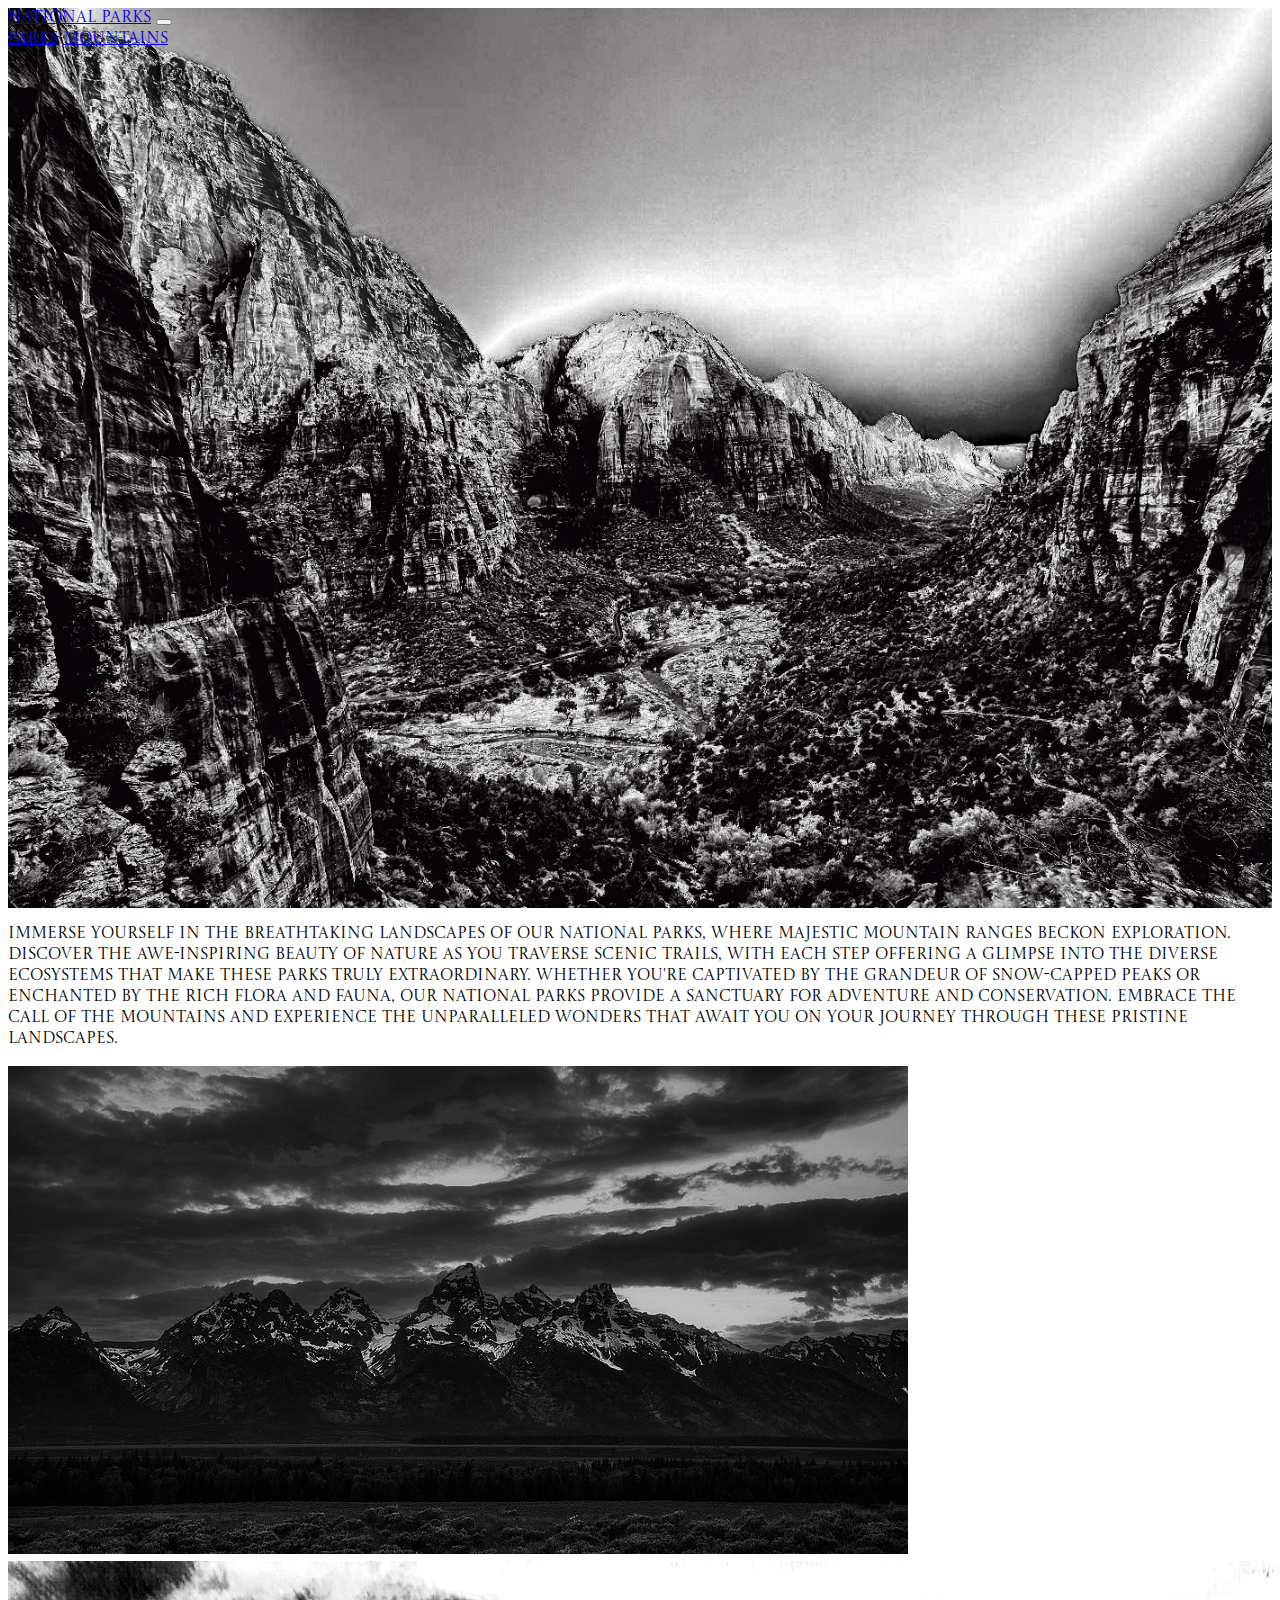
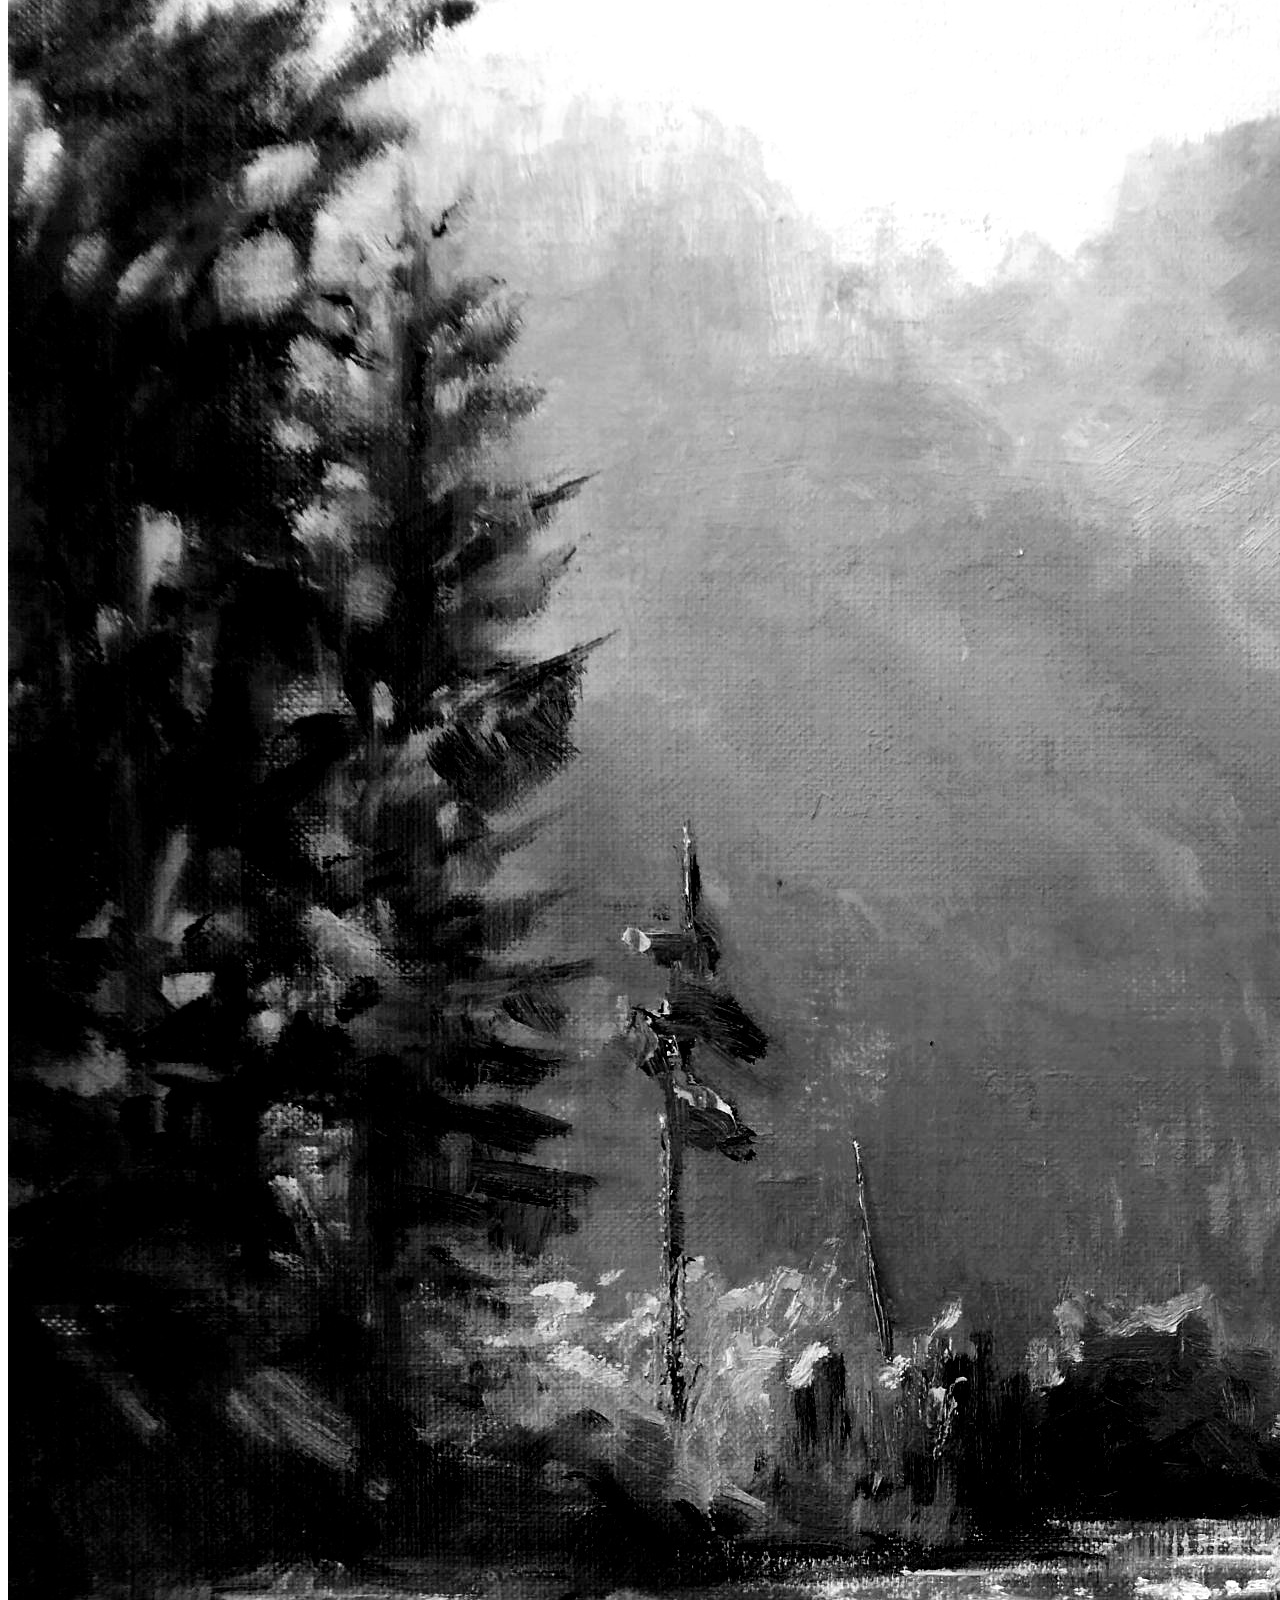
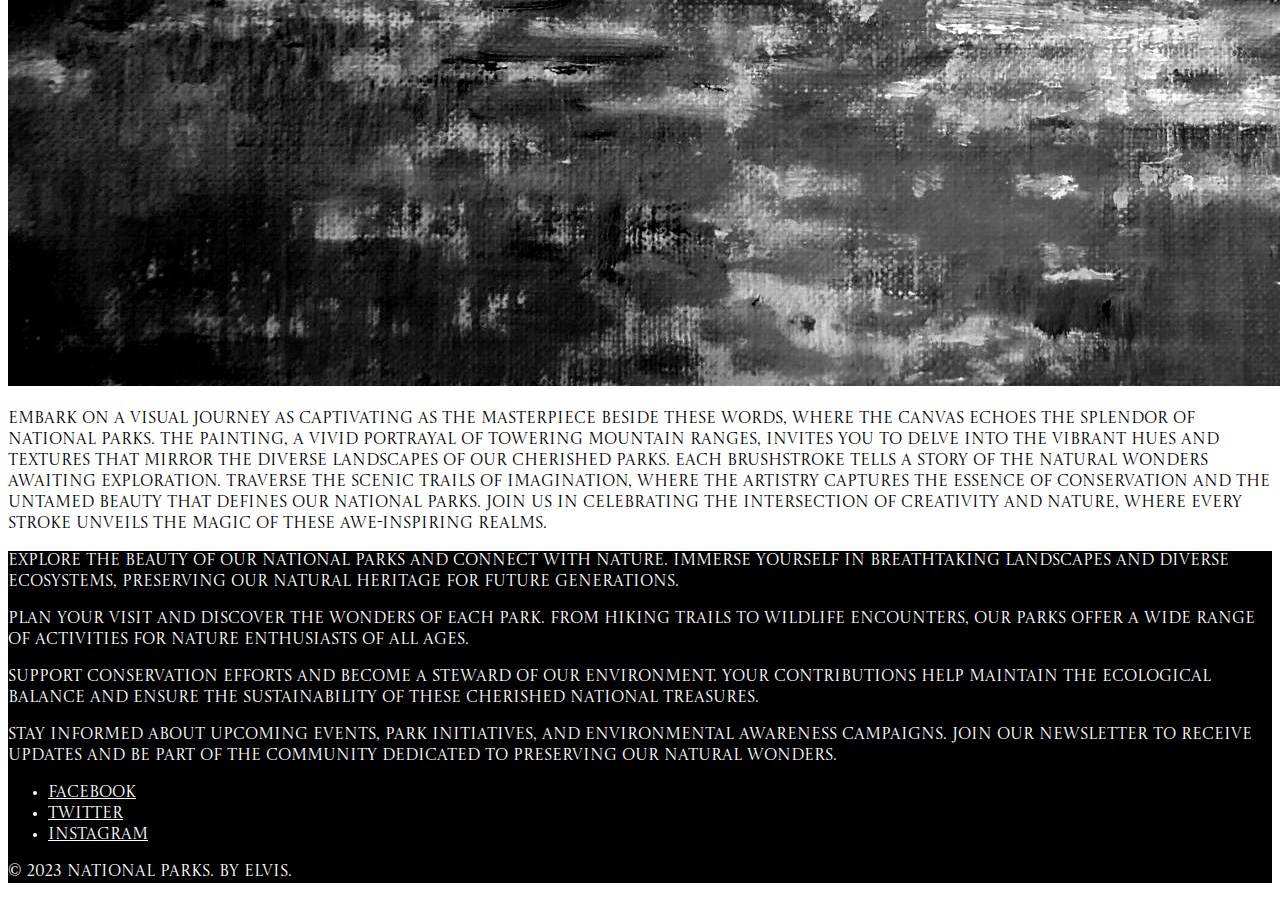
<file: index.html>
<!DOCTYPE html>
<html lang="en">
  <head>
    <meta charset="UTF-8" />
    <meta name="viewport" content="width=device-width, initial-scale=1.0" />
    <title>Homepage</title>
    <link
      href="https://cdn.jsdelivr.net/npm/bootstrap@5.3.2/dist/css/bootstrap.min.css"
      rel="stylesheet"
      integrity="sha384-T3c6CoIi6uLrA9TneNEoa7RxnatzjcDSCmG1MXxSR1GAsXEV/Dwwykc2MPK8M2HN"
      crossorigin="anonymous"
    />
    <link href="styles/index.css" rel="stylesheet" />
  </head>
  <body>
    <header
      class=""
      style="
        background-image: url(images/painting/wp4738978-united-states-national-parks-wallpapers.jpg);
        height: 100vh;
        background-position: center;
        background-repeat: no-repeat;
        background-size: cover;
        position: relative;
      "
    >
      <div class="">
        <nav class="navbar navbar-expand-lg navbar-light bg-black fixed-top">
          <div class="container-fluid">
            <a href="index.html" class="navbar-brand text-white"
              >National Parks</a
            >
            <button
              type="button"
              class="navbar-toggler"
              data-bs-toggle="collapse"
              data-bs-target="#navbarCollapse"
            >
              <span class="navbar-toggler-icon"></span>
            </button>
            <div class="collapse navbar-collapse c" id="navbarCollapse">
              <div class="navbar-nav">
                <a href="parks.html" class="nav-item nav-link text-white"
                  >Parks</a
                >
                <a href="mountains.html" class="nav-item nav-link text-white"
                  >Mountains</a
                >
              </div>
            </div>
          </div>
        </nav>
      </div>
    </header>
    <main class="container mt-5">
      <div class="row">
        <div class="col">
          <p class="m-5 p-3 border-2 border-black border-bottom border-start">
            Immerse yourself in the breathtaking landscapes of our national
            parks, where majestic mountain ranges beckon exploration. Discover
            the awe-inspiring beauty of nature as you traverse scenic trails,
            with each step offering a glimpse into the diverse ecosystems that
            make these parks truly extraordinary. Whether you're captivated by
            the grandeur of snow-capped peaks or enchanted by the rich flora and
            fauna, our national parks provide a sanctuary for adventure and
            conservation. Embrace the call of the mountains and experience the
            unparalleled wonders that await you on your journey through these
            pristine landscapes.
          </p>
        </div>
        <div class="col">
          <img src="images/painting/2.jpg" alt="" class="w-100" />
        </div>
      </div>
      <div class="mt-5">
        <div class="row">
          <div class="col">
            <img
              src="images/painting/Sharon-Weaver-Magical-Mountains-11x14-Oil-scaled.jpg"
              alt=""
              class="w-100"
            />
          </div>
          <div class="col">
            <p class="m-5 p-3 border-2 border-black border-bottom border-start">
              Embark on a visual journey as captivating as the masterpiece
              beside these words, where the canvas echoes the splendor of
              national parks. The painting, a vivid portrayal of towering
              mountain ranges, invites you to delve into the vibrant hues and
              textures that mirror the diverse landscapes of our cherished
              parks. Each brushstroke tells a story of the natural wonders
              awaiting exploration. Traverse the scenic trails of imagination,
              where the artistry captures the essence of conservation and the
              untamed beauty that defines our national parks. Join us in
              celebrating the intersection of creativity and nature, where every
              stroke unveils the magic of these awe-inspiring realms.
            </p>
          </div>
        </div>
      </div>
    </main>
    <footer
      class="mt-5 container-fluid"
      style="background-color: #000000; color: #ffffff"
    >
      <div class="p-3 border-2 border-white border-bottom">
        <p>
          Explore the beauty of our national parks and connect with nature.
          Immerse yourself in breathtaking landscapes and diverse ecosystems,
          preserving our natural heritage for future generations.
        </p>
      </div>
      <div class="row">
        <div class="col my-4">
          <p class="">
            Plan your visit and discover the wonders of each park. From hiking
            trails to wildlife encounters, our parks offer a wide range of
            activities for nature enthusiasts of all ages.
          </p>
        </div>
        <div class="col my-4">
          <p class="">
            Support conservation efforts and become a steward of our
            environment. Your contributions help maintain the ecological balance
            and ensure the sustainability of these cherished national treasures.
          </p>
        </div>
        <div class="col my-4 flex-column">
          <p class="">
            Stay informed about upcoming events, park initiatives, and
            environmental awareness campaigns. Join our newsletter to receive
            updates and be part of the community dedicated to preserving our
            natural wonders.
          </p>
        </div>
      </div>
      <div class="text-center">
        <ul class="list-inline">
          <li class="list-inline-item">
            <a href="#" style="color: #ffffff">Facebook</a>
          </li>
          <li class="list-inline-item">
            <a href="#" style="color: #ffffff">Twitter</a>
          </li>
          <li class="list-inline-item">
            <a href="#" style="color: #ffffff">Instagram</a>
          </li>
        </ul>
        <p>&copy; 2023 National Parks. By ELvis.</p>
      </div>
    </footer>

    <script
      src="https://cdn.jsdelivr.net/npm/bootstrap@5.3.2/dist/js/bootstrap.bundle.min.js"
      integrity="sha384-C6RzsynM9kWDrMNeT87bh95OGNyZPhcTNXj1NW7RuBCsyN/o0jlpcV8Qyq46cDfL"
      crossorigin="anonymous"
    ></script>
  </body>
</html>
</file>
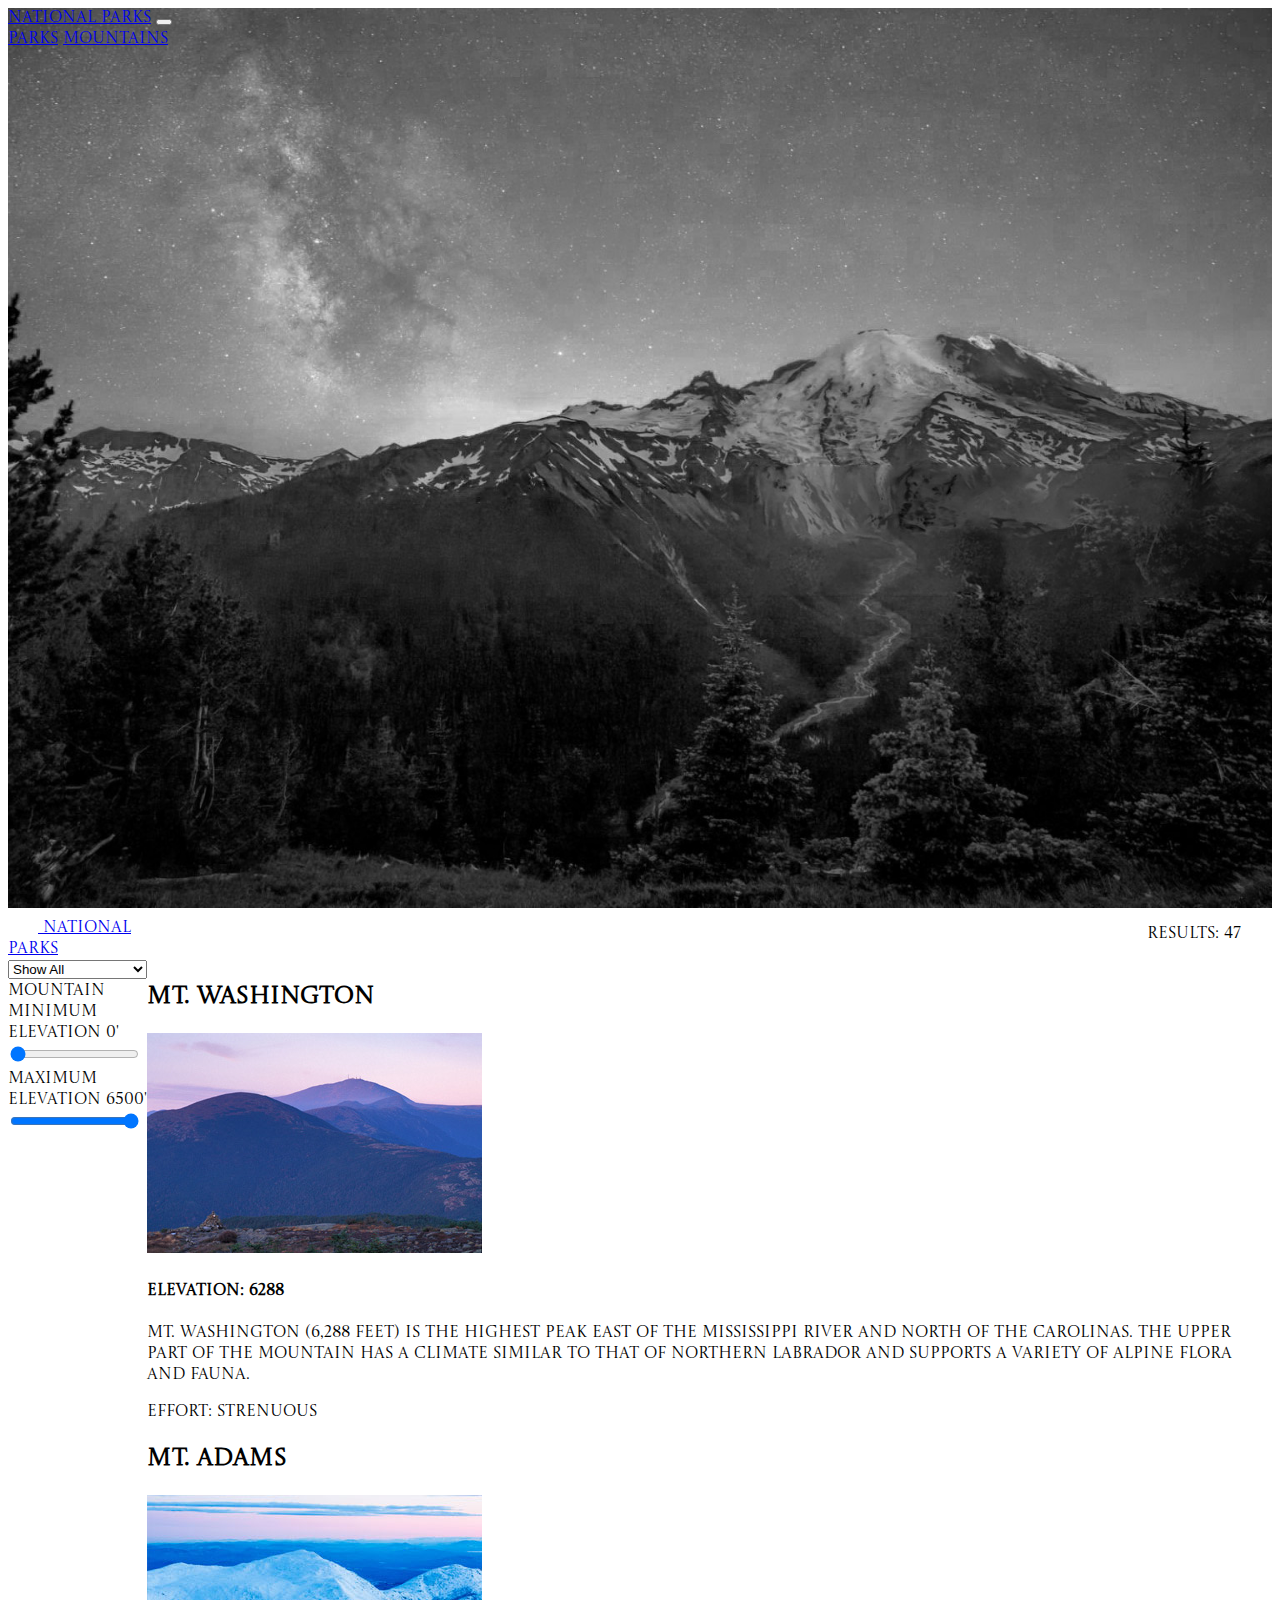
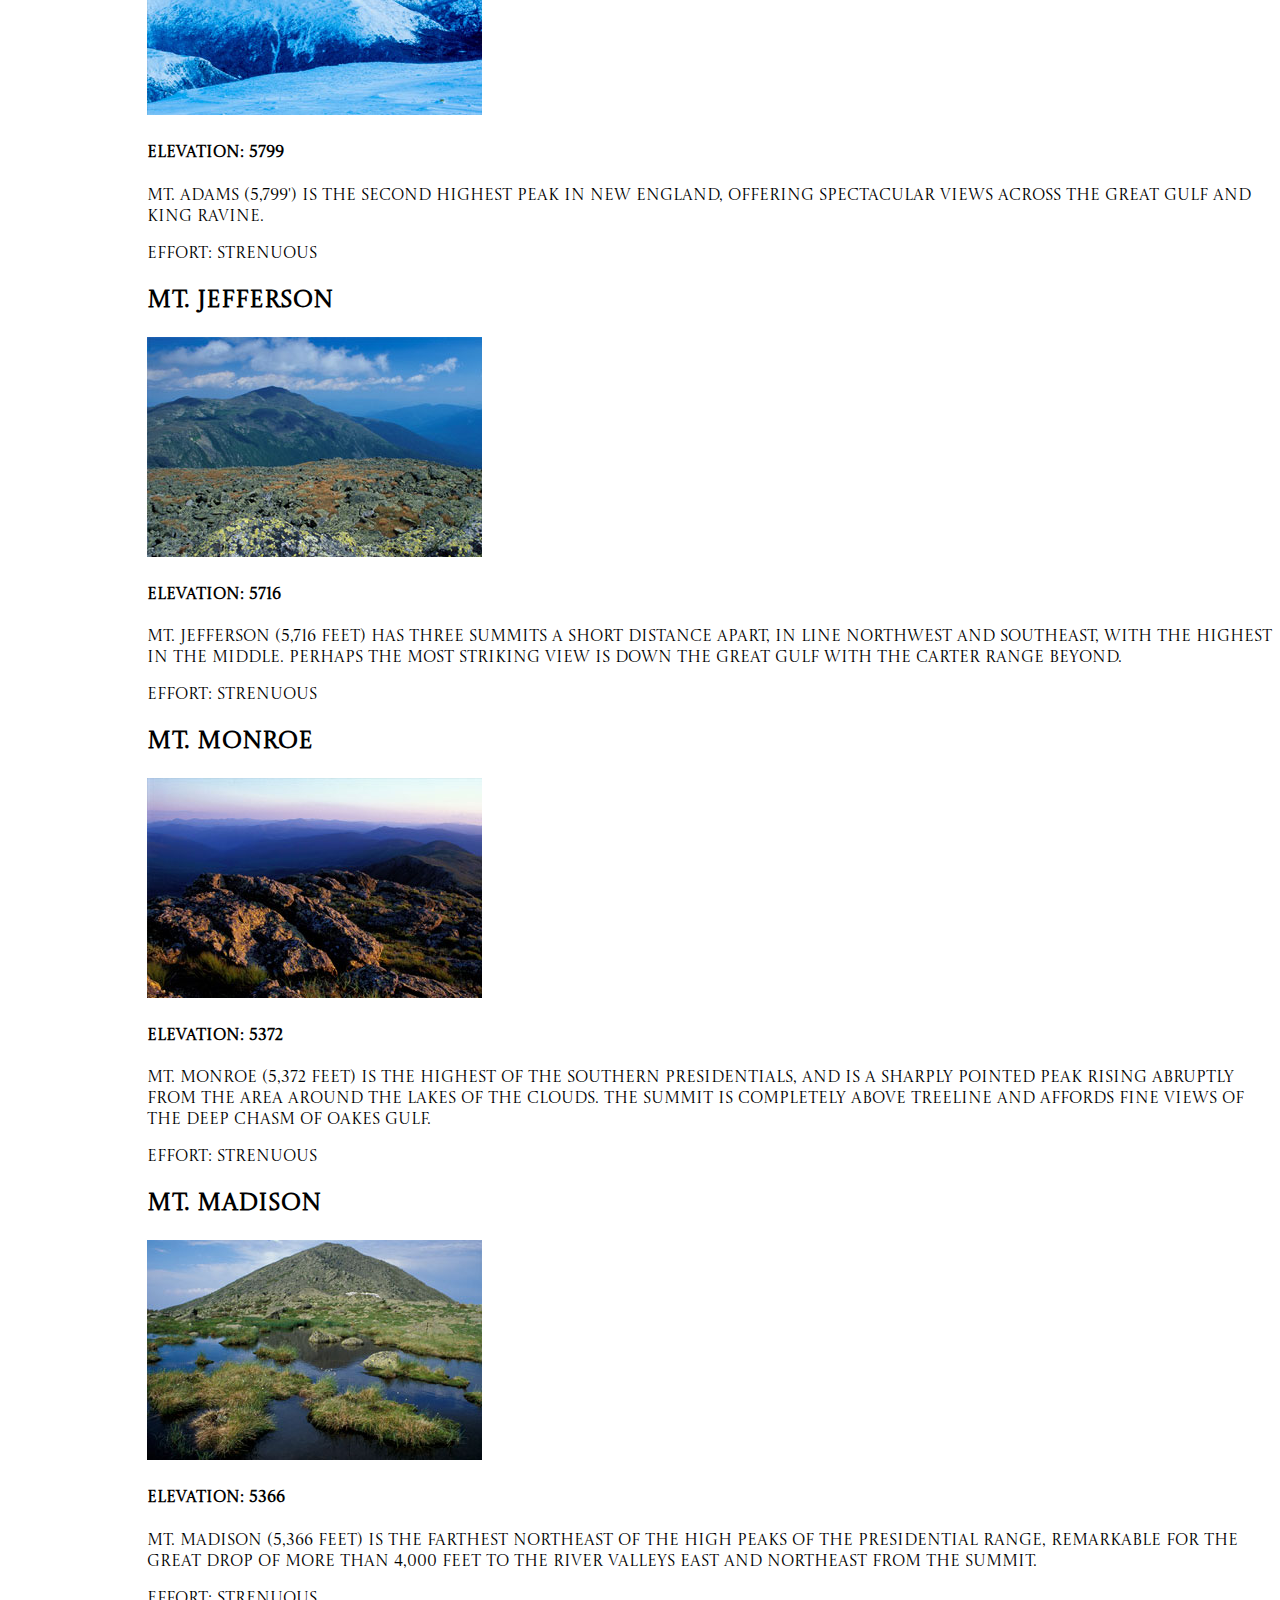
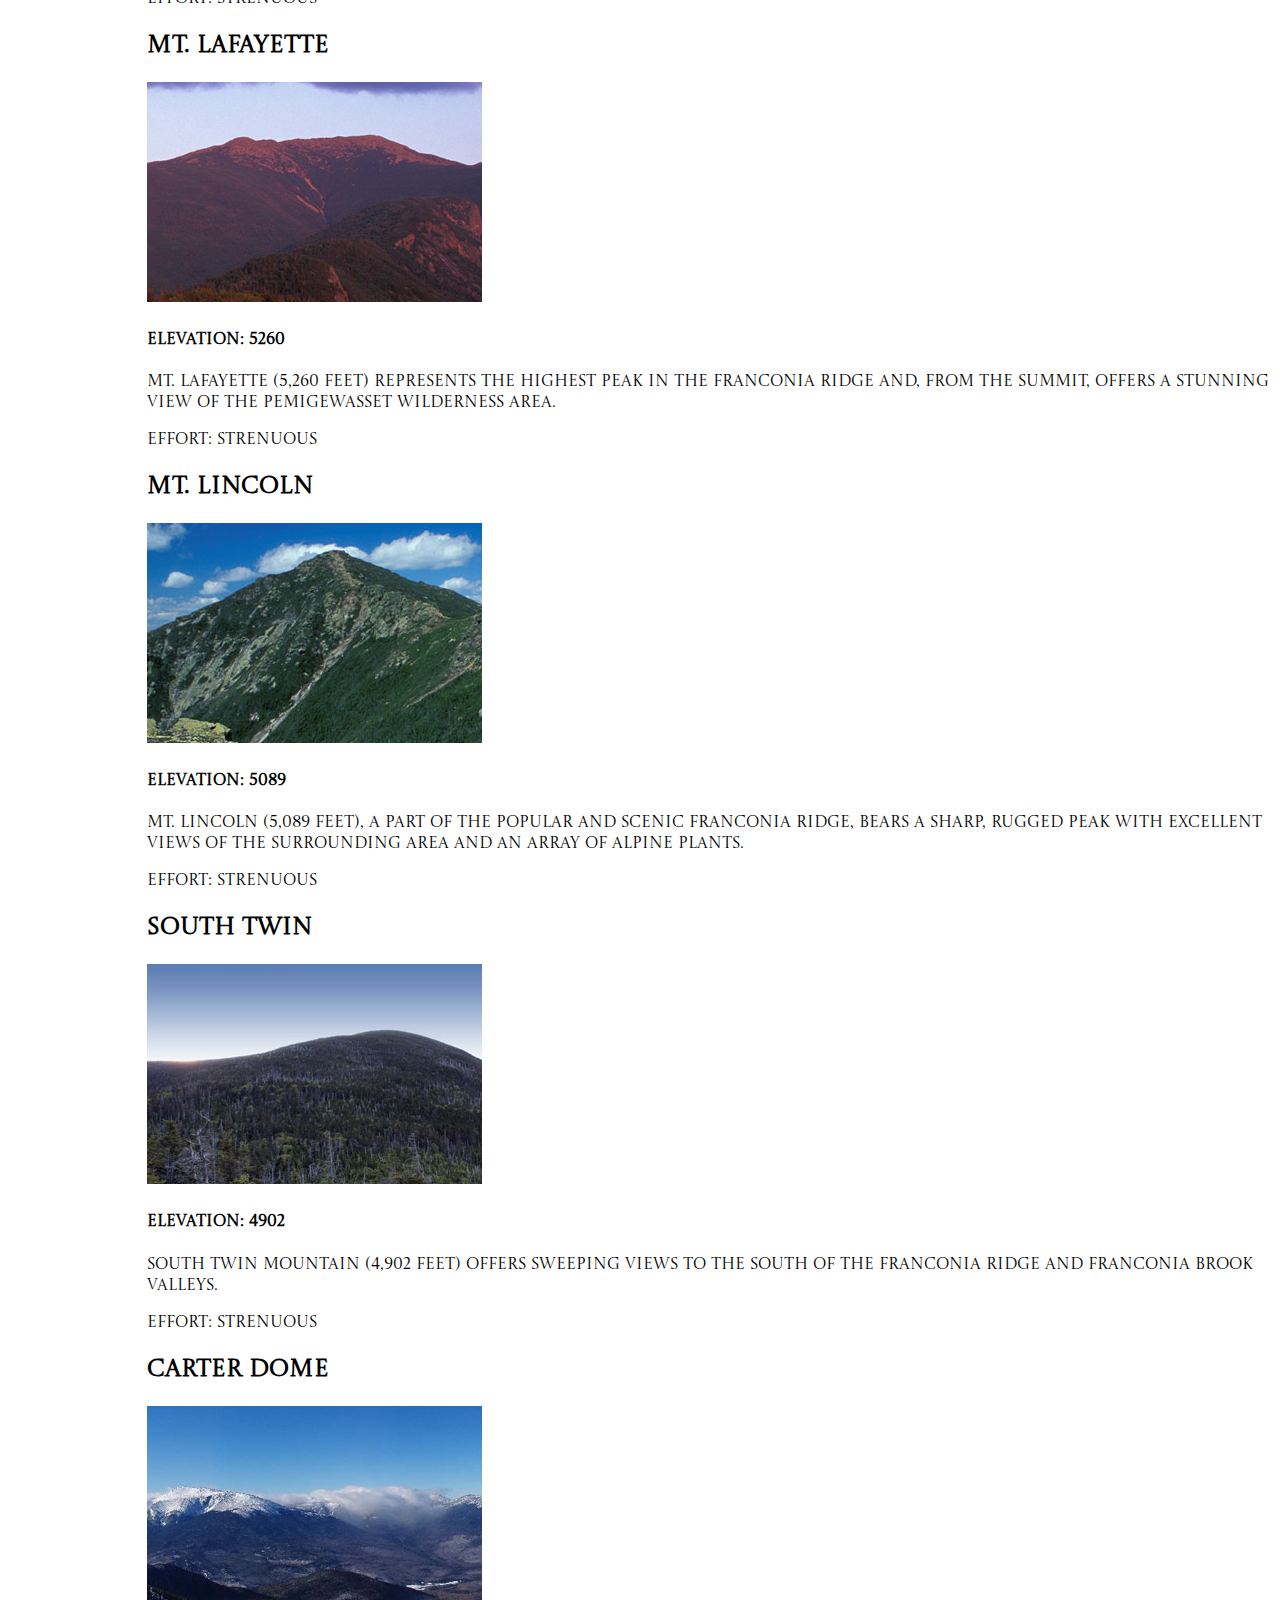
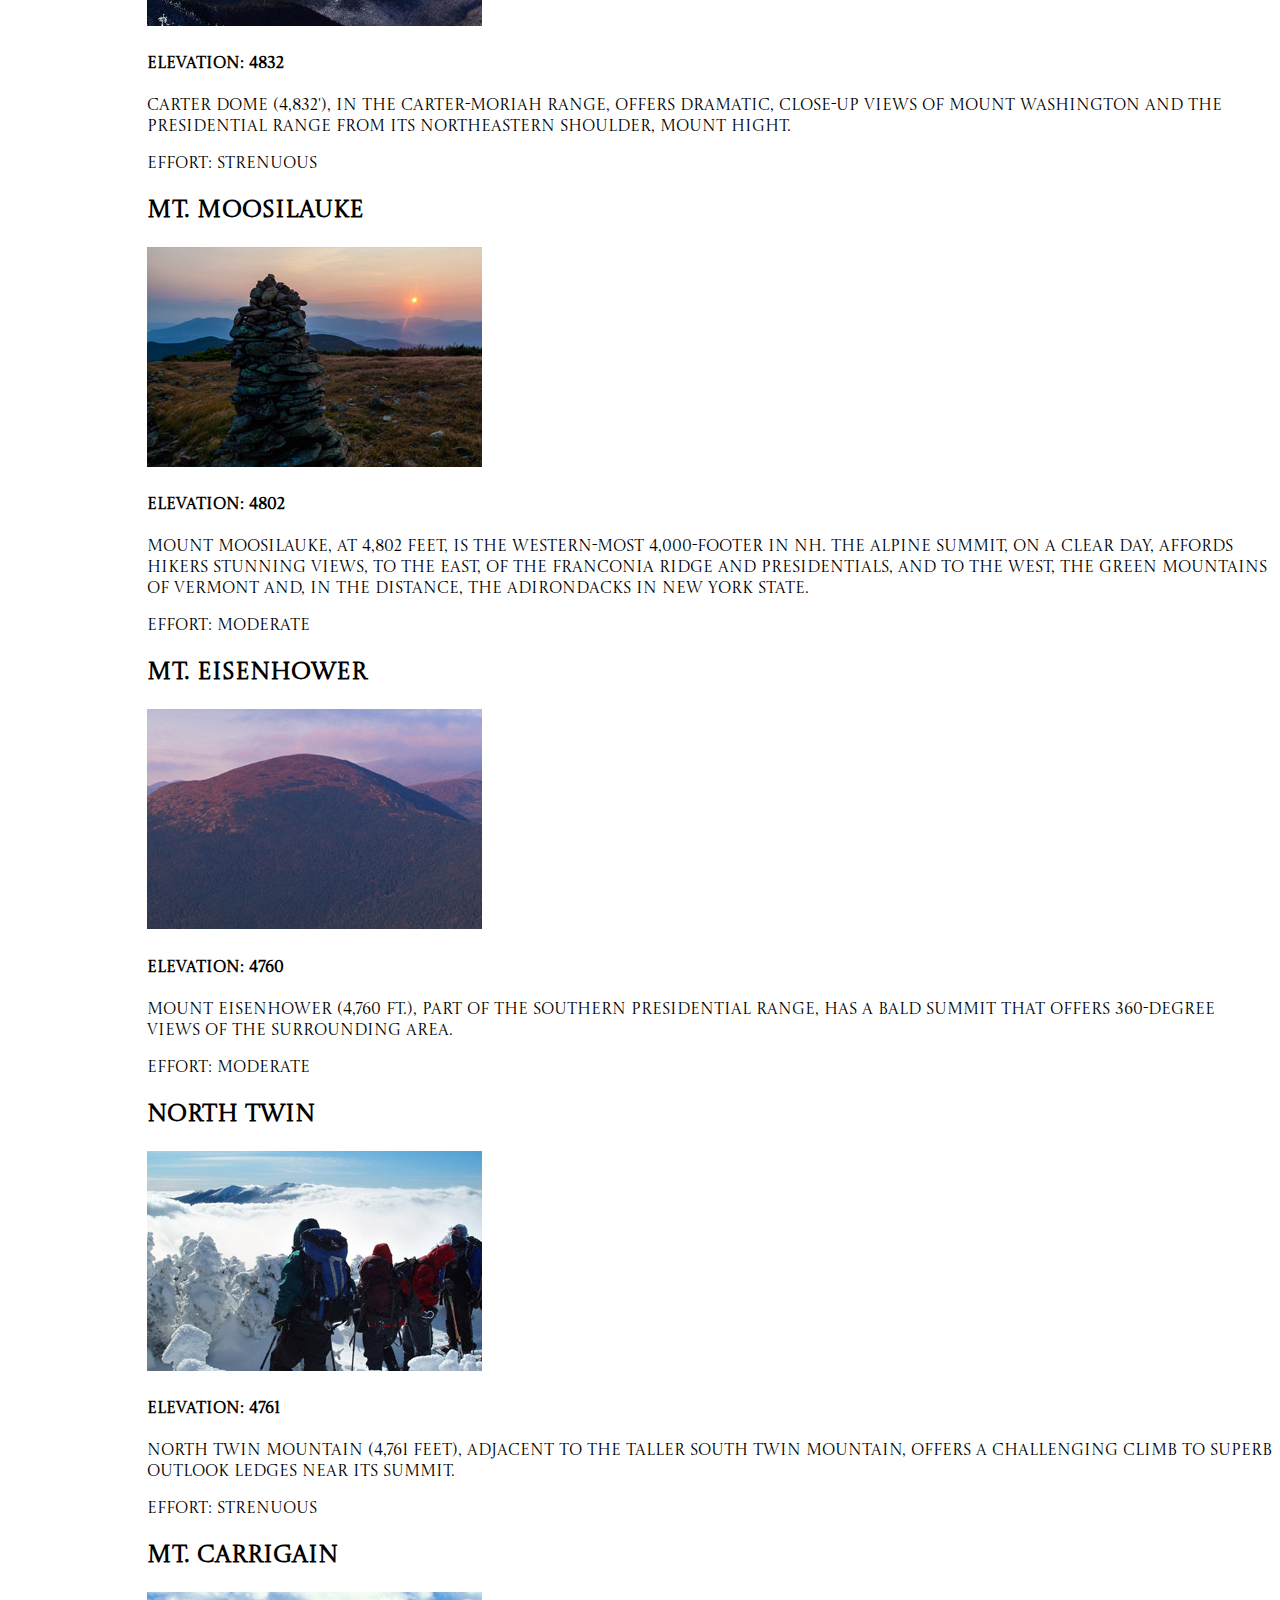
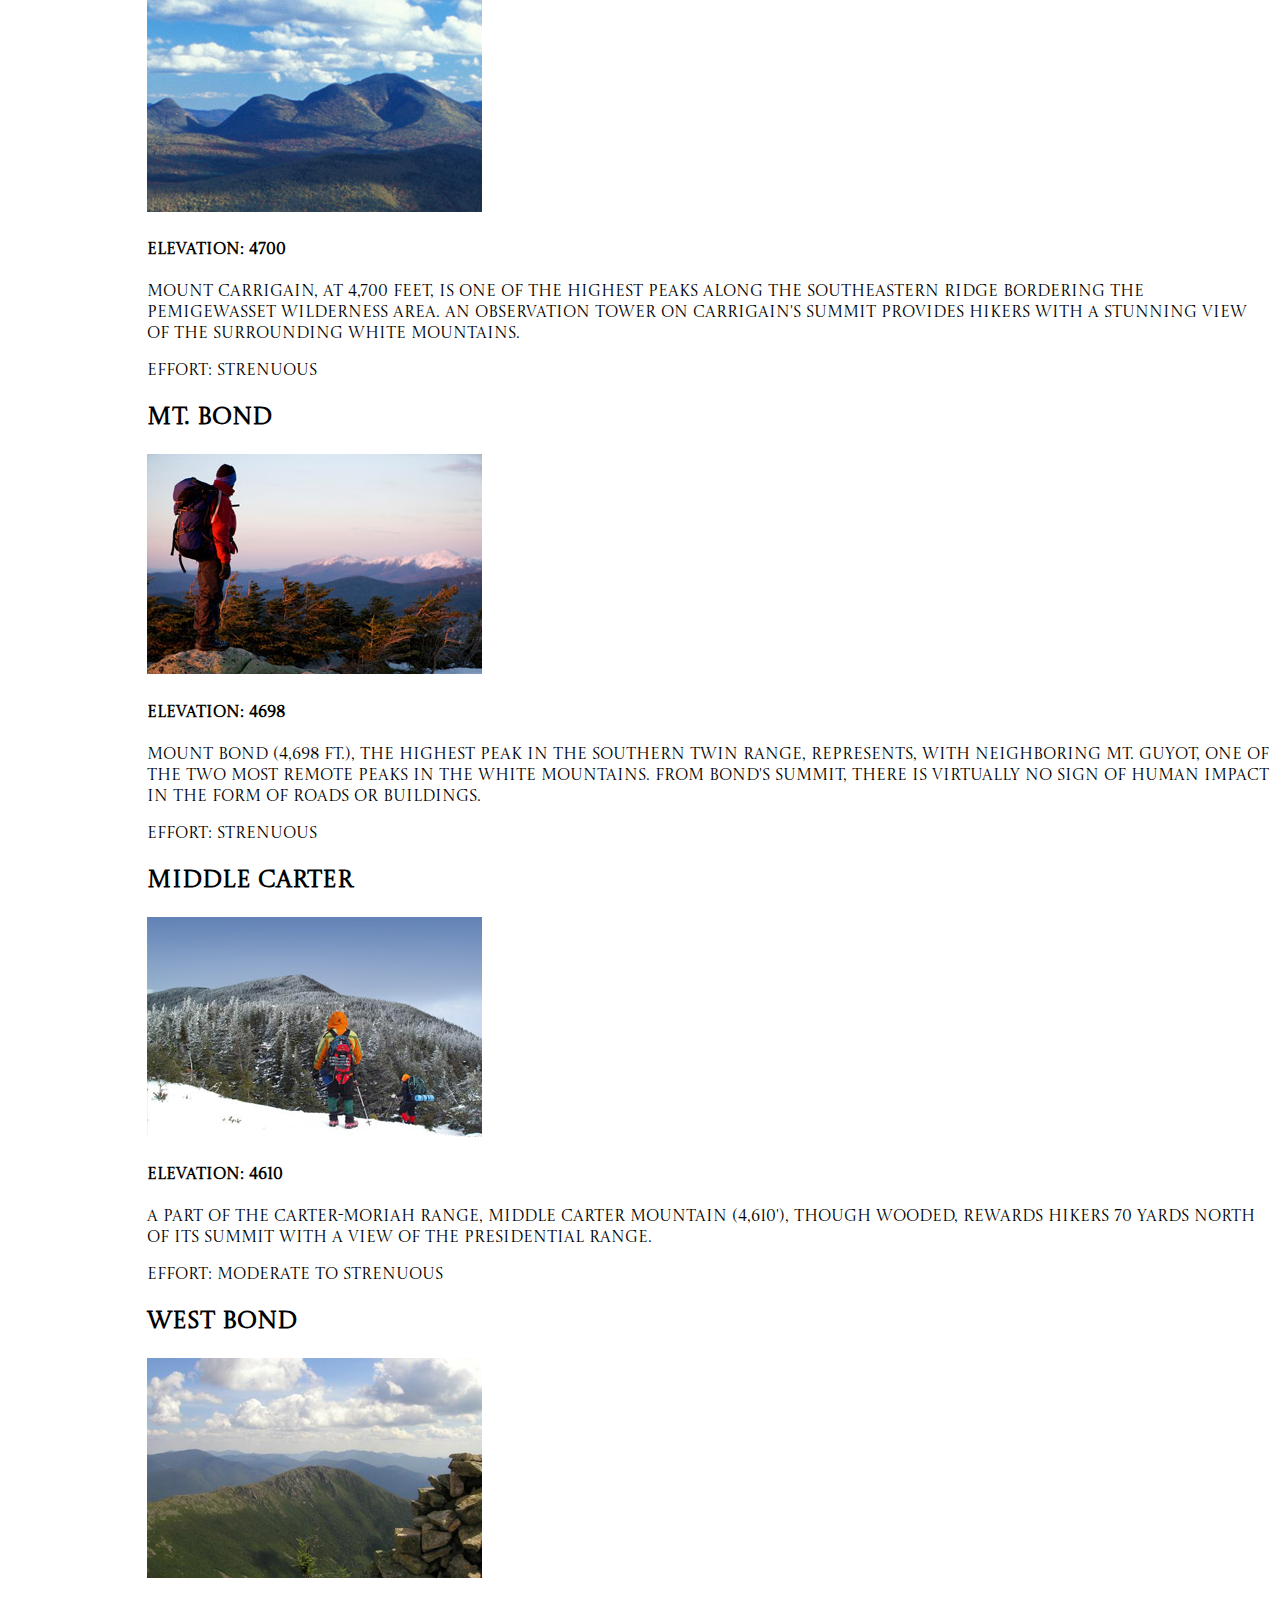
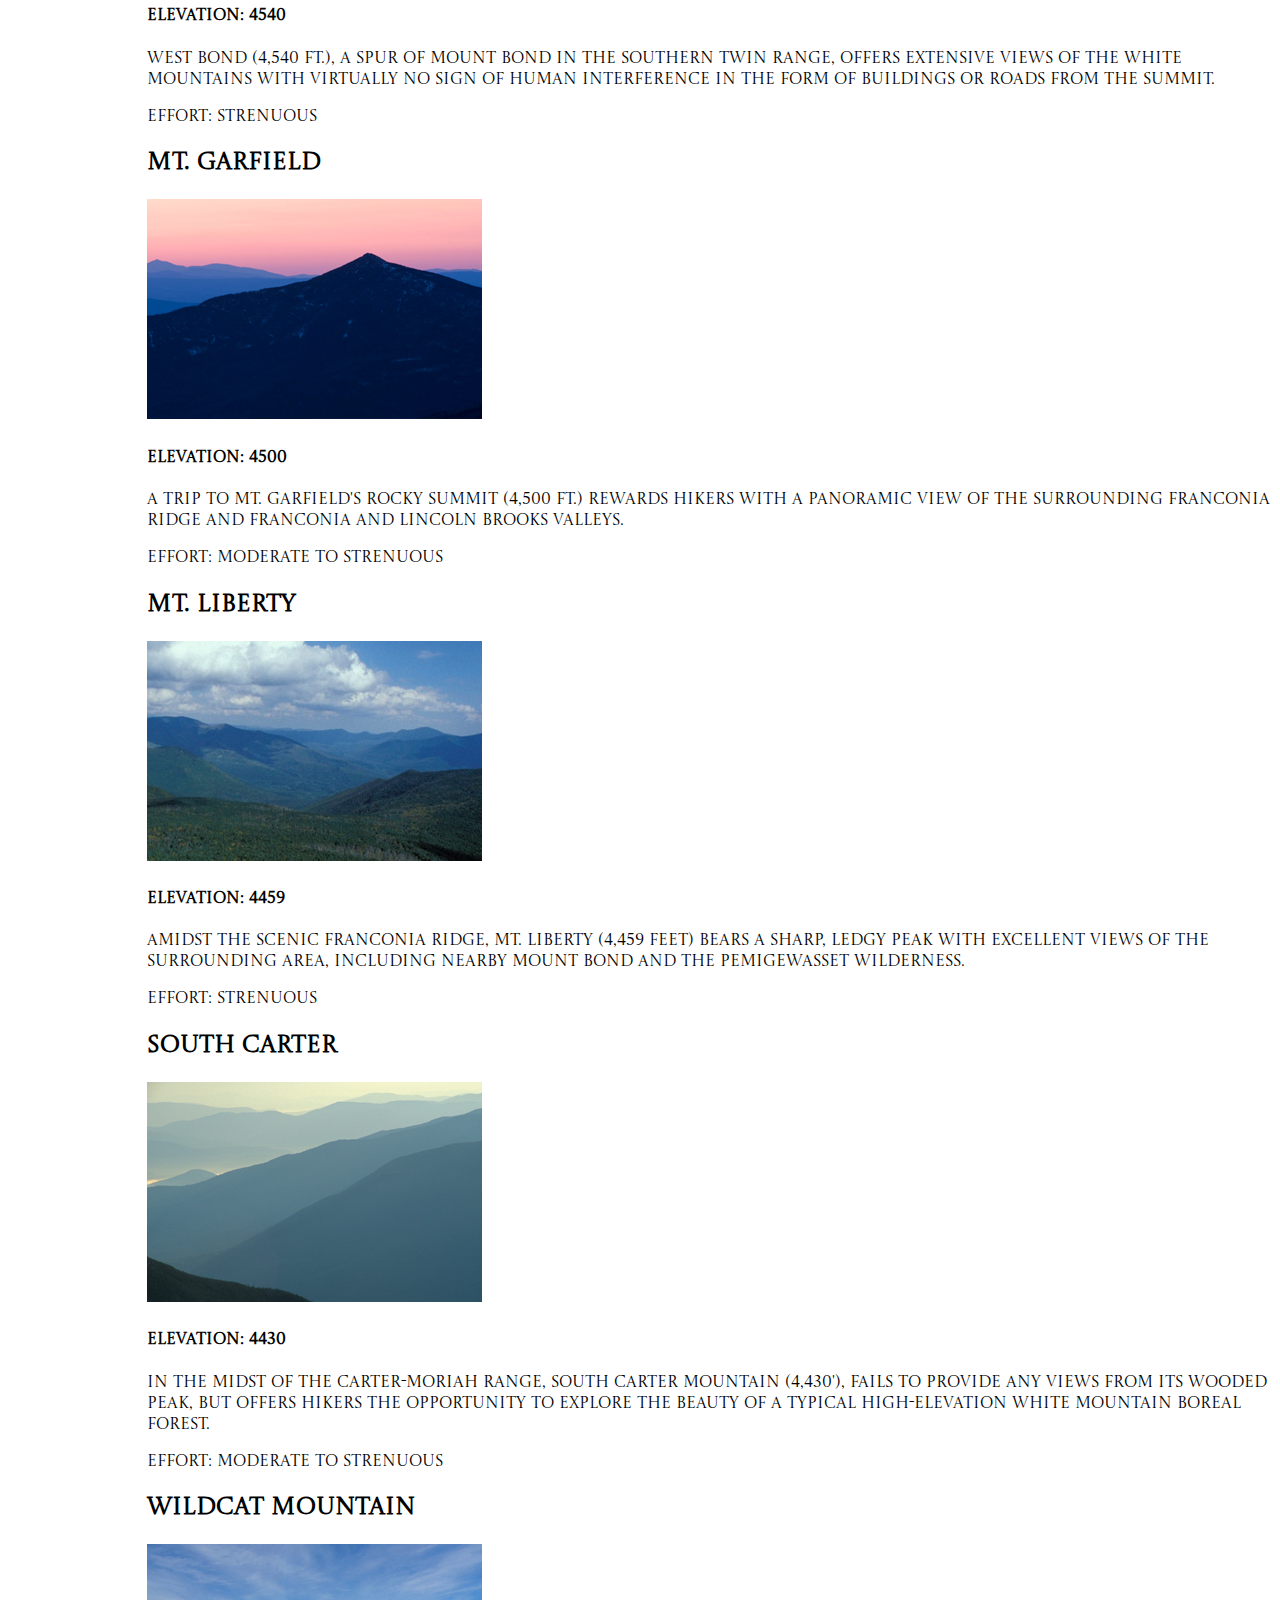
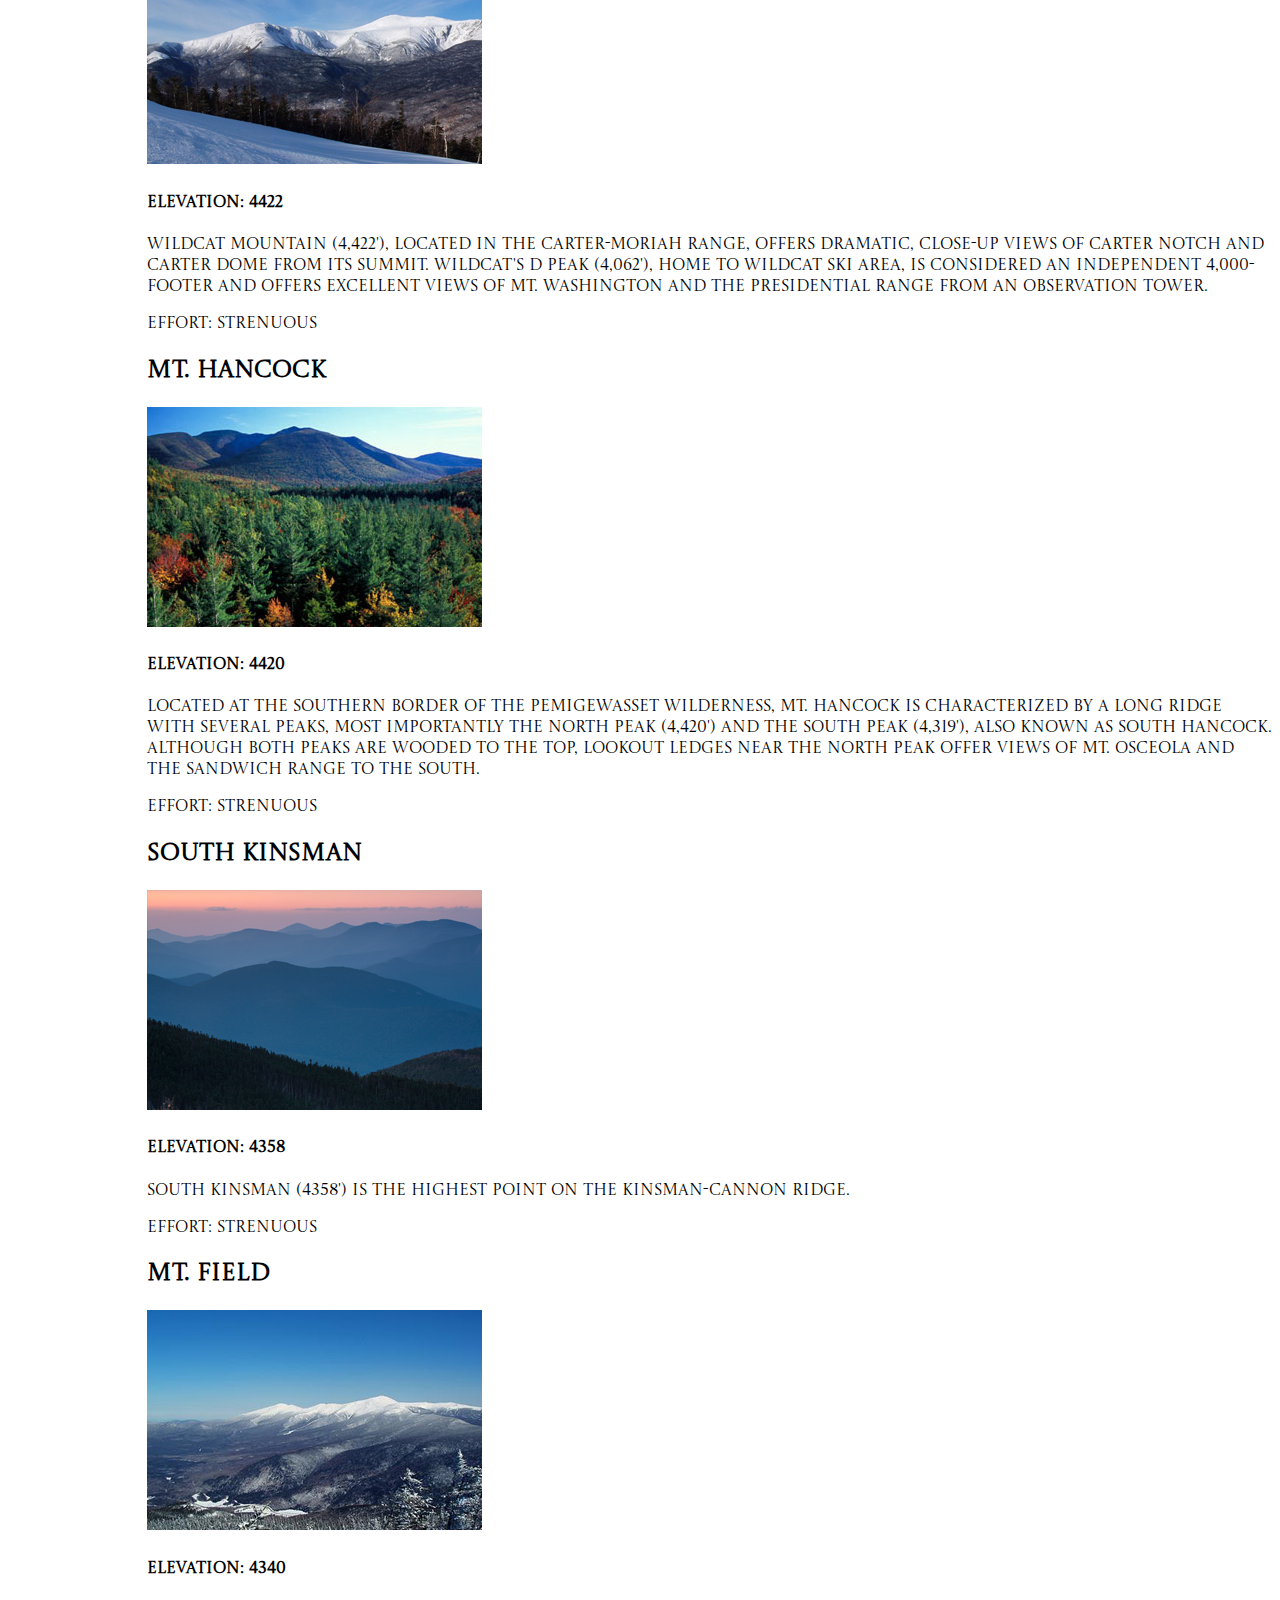
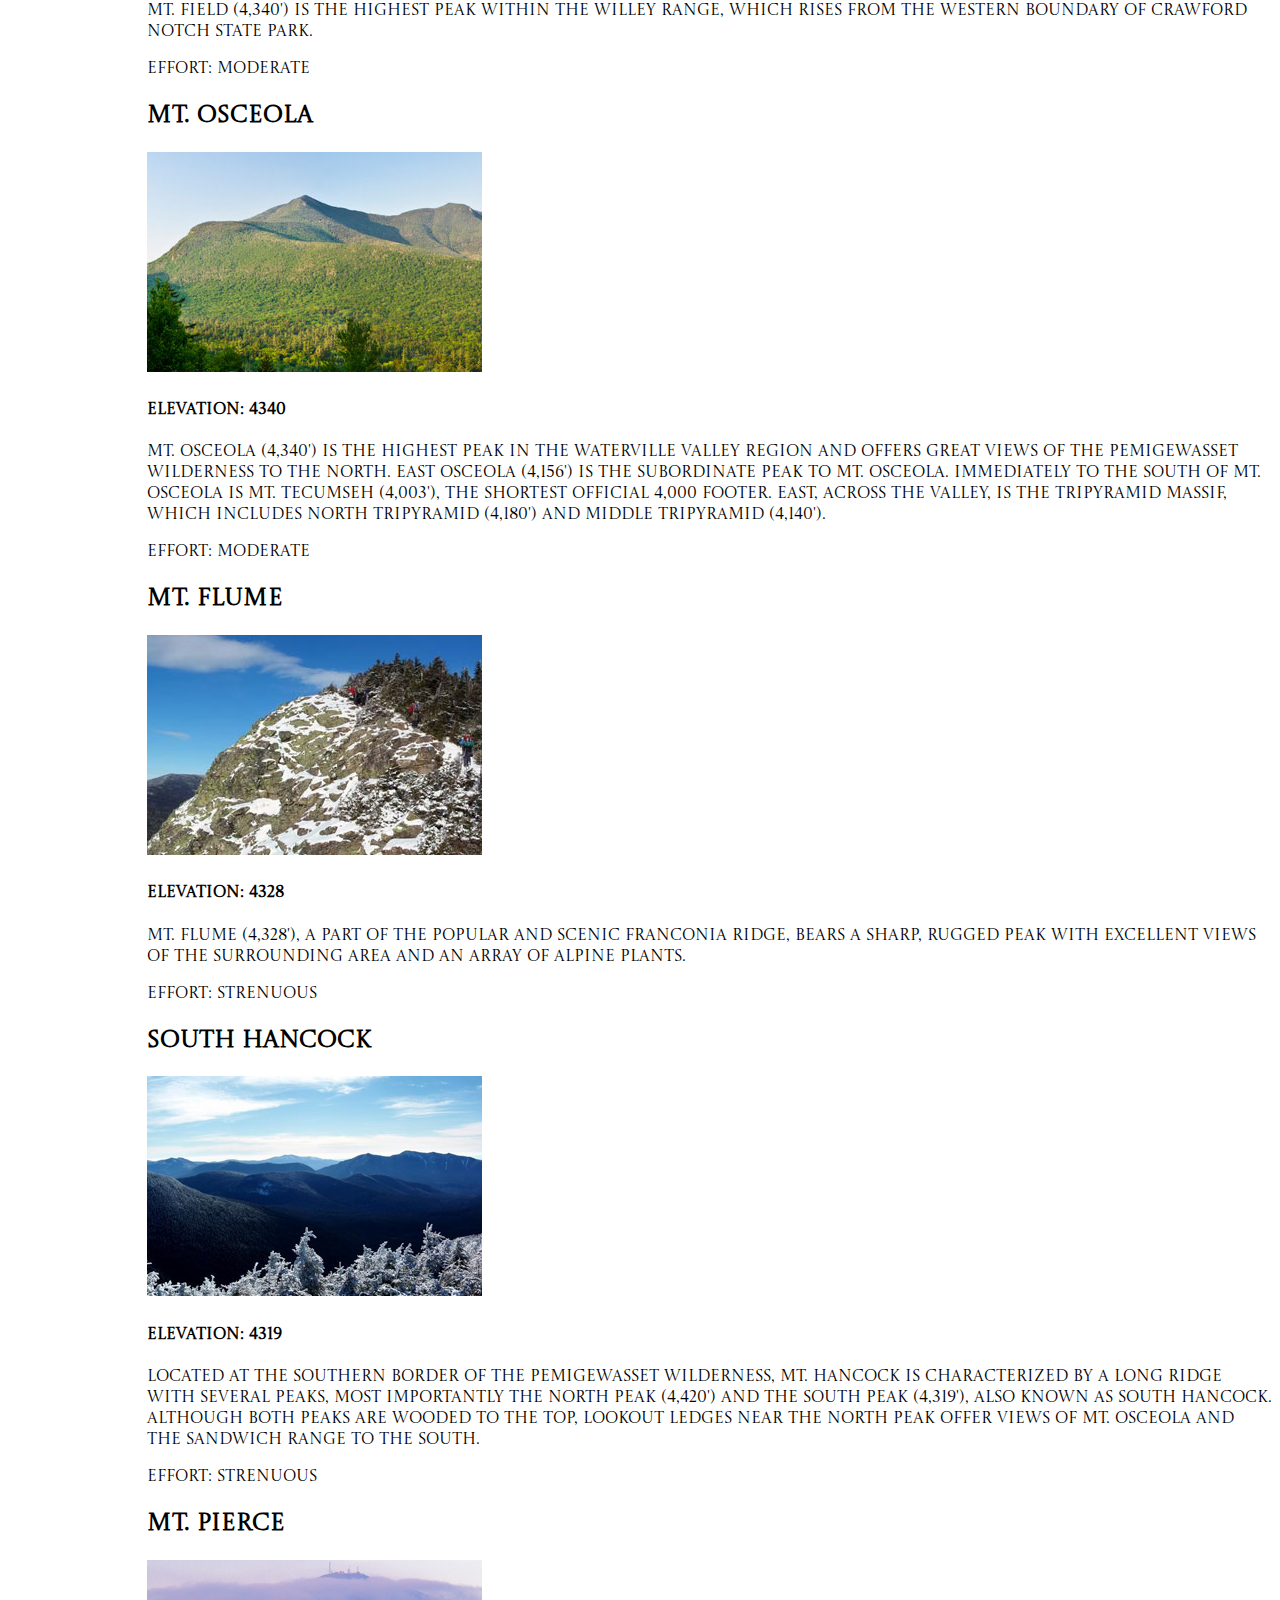
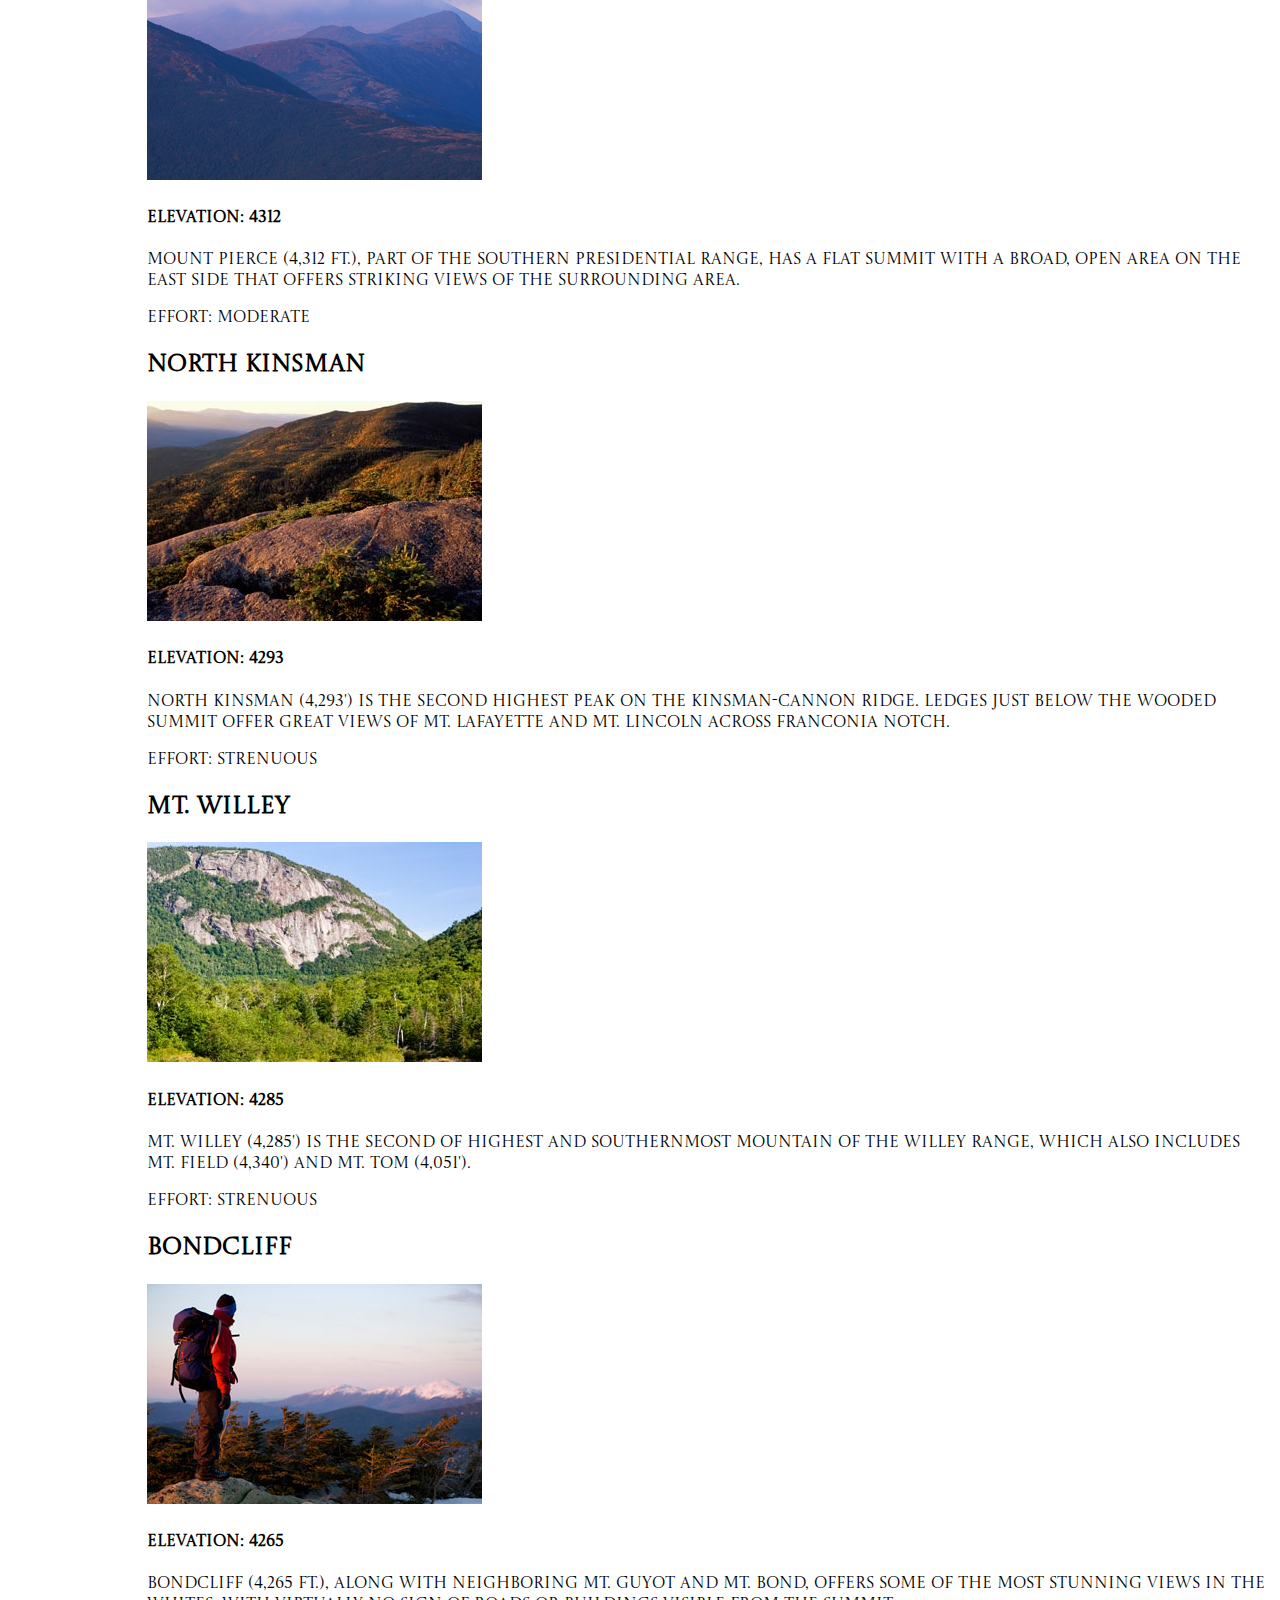
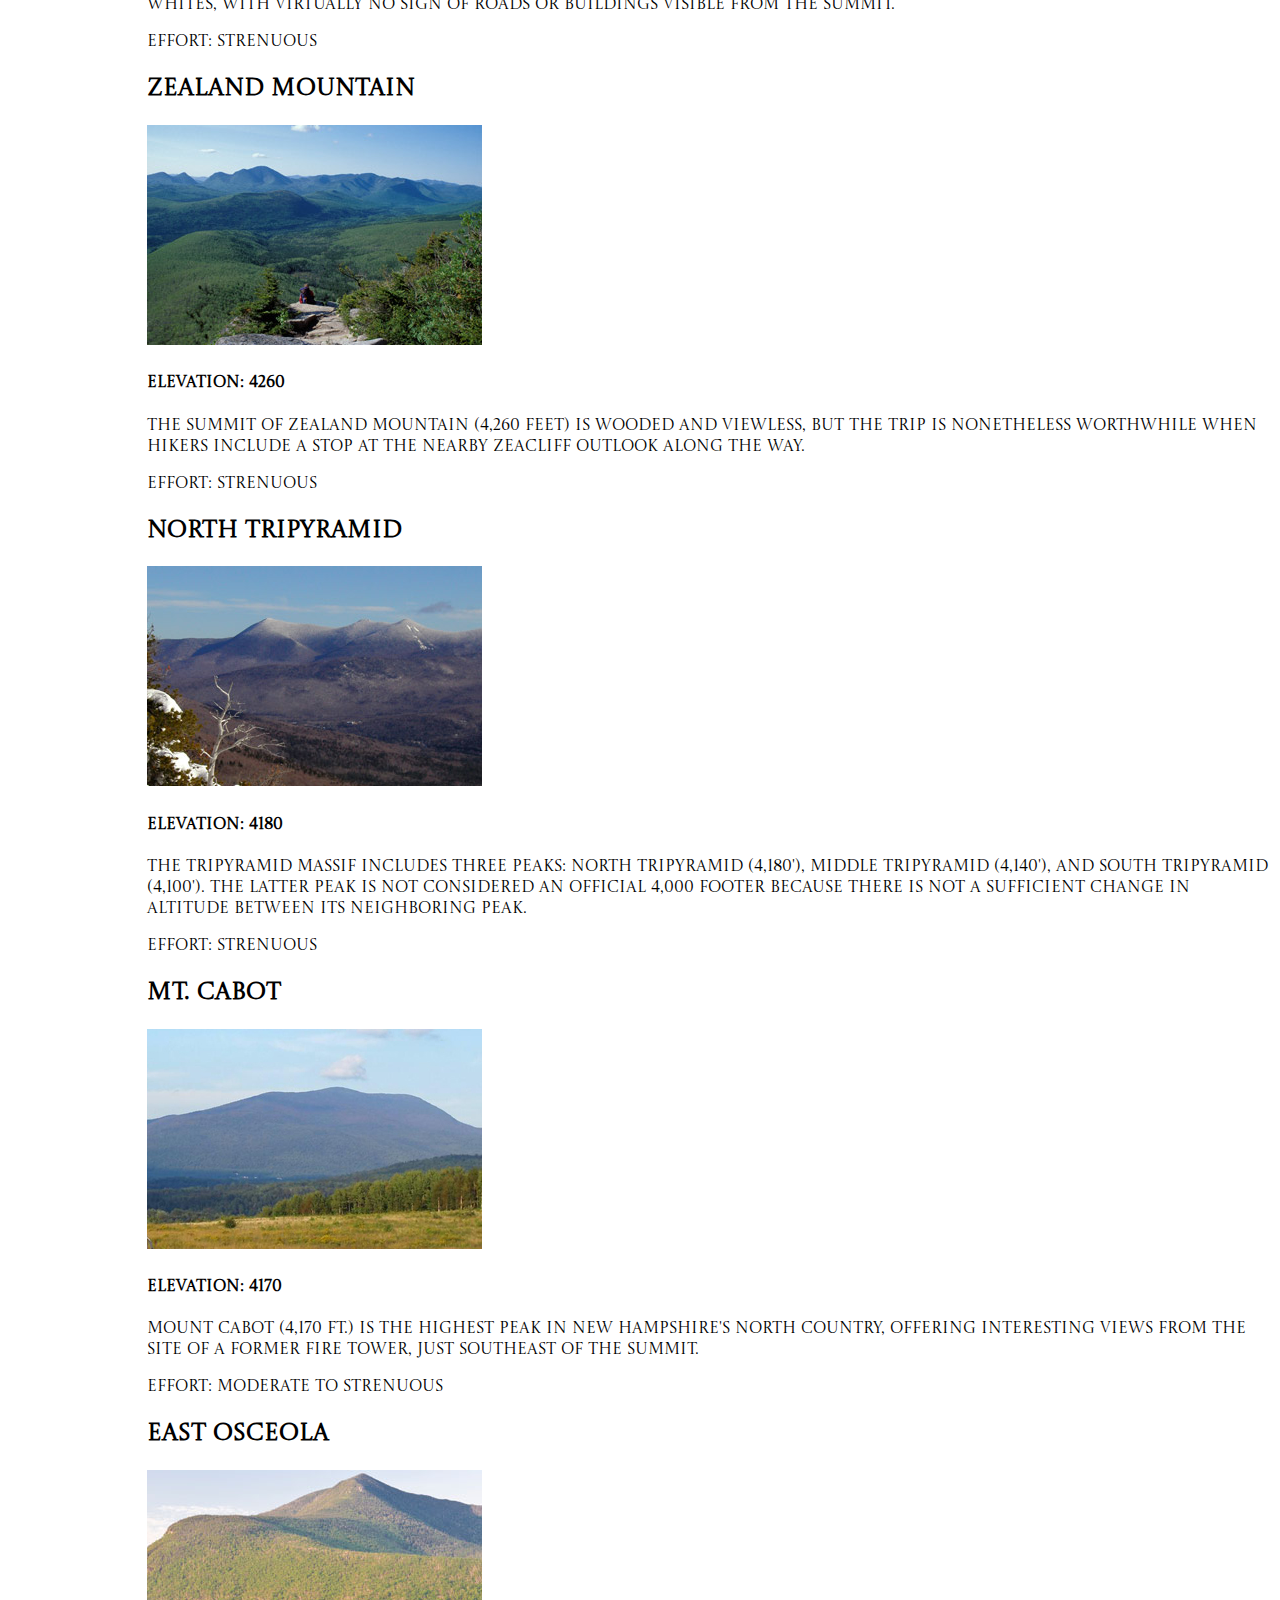
<file: mountains.html>
<!DOCTYPE html>
<html lang="en">
  <head>
    <meta charset="UTF-8" />
    <meta name="viewport" content="width=device-width, initial-scale=1.0" />
    <title>Document</title>
    <link
      href="https://cdn.jsdelivr.net/npm/bootstrap@5.3.2/dist/css/bootstrap.min.css"
      rel="stylesheet"
      integrity="sha384-T3c6CoIi6uLrA9TneNEoa7RxnatzjcDSCmG1MXxSR1GAsXEV/Dwwykc2MPK8M2HN"
      crossorigin="anonymous"
    />
    <link href="styles/index.css" rel="stylesheet" />
    <script src="scripts/mountain.js"></script>
    <script src="scripts/mountainData.js"></script>
  </head>
  <body>
    <header
      class=""
      style="
        background-image: url(images/painting/gettyimages-1354430057\ screen\ fit\ copy.jpg);
        height: 100vh;
        background-position: center;
        background-repeat: no-repeat;
        background-size: cover;
        position: relative;
      "
    >      <div class="">
      <nav class="navbar navbar-expand-lg navbar-light bg-black fixed-top">
        <div class="container-fluid ">
          <a href="index.html" class="navbar-brand text-white">National Parks</a>
          <button
            type="button"
            class="navbar-toggler"
            data-bs-toggle="collapse"
            data-bs-target="#navbarCollapse"
          >
            <span class="navbar-toggler-icon"></span>
          </button>
          <div class="collapse navbar-collapse c" id="navbarCollapse">
            <div class="navbar-nav">
              <a href="parks.html" class="nav-item nav-link text-white">Parks</a>
              <a href="mountains.html" class="nav-item nav-link text-white">Mountains</a>
            </div>
          </div>
        </div>
      </nav>
    </div></header>
    <main class="mt-5" style="display: flex">
      <section class="flex-column p-3" style="width: 280px">
        <a
        href="/"
        class="d-flex align-items-center pb-3 mb-3 link-body-emphasis text-decoration-none border-bottom"
      >
        <svg class="bi pe-none me-2" width="30" height="24">
          <use xlink:href="#bootstrap"></use>
        </svg>
        <span class="fs-5 fw-semibold">National Parks</span>
      </a>
        <div class="filter-box">
          <div class="form-floating mb-3 border-0">
            <select name="" id="mountainSelect" class="form-select border-0">
              <option>Show All</option>
            </select>
            <label for="category-select">Mountain</label>
          </div>
          <div>
            <label for="minElevation" class="form-label"
              >Minimum Elevation <span id="minElevationDisplay">0</span>'</label
            >

            <input
              type="range"
              class="form-range"
              id="minElevation"
              min="0"
              max="3000"
              value="0"
            />
          </div>
          <div>
            <label for="maxElevation" class="form-label"
              >Maximum Elevation <span id="maxElevationDisplay">6500</span>'</label
            >
            <input
              type="range"
              class="form-range"
              id="maxElevation"
              min="3001"
              max="6500"
              value="6500"
            />
          </div>
        </div>
      </section>
      <section class="flex-column p-1">
        <div class="mt-3" style="display: flex" id="clearButtons">
          <div class="flex-column" style="width: 1000px">
          </div>
          <div class="flex-column">
            <p>results: <span id="resultsNum">47</span></p>
          </div>
        </div>
        <div id="content" class="container"></div>
      </section>
    </main>
    <footer class="mt-5 container-fluid" style="background-color: #000000; color: #ffffff;">
      <div class="p-3 border-2 border-white border-bottom">
          <p>
              Explore the beauty of our national parks and connect with nature. Immerse yourself in breathtaking landscapes and diverse ecosystems, preserving our natural heritage for future generations.
          </p>
      </div>
      <div class="row">
          <div class="col my-4">
              <p class="">
                  Plan your visit and discover the wonders of each park. From hiking trails to wildlife encounters, our parks offer a wide range of activities for nature enthusiasts of all ages.
              </p>
          </div>
          <div class="col my-4">
              <p class="">
                  Support conservation efforts and become a steward of our environment. Your contributions help maintain the ecological balance and ensure the sustainability of these cherished national treasures.
              </p>
          </div>
          <div class="col my-4 flex-column">
              <p class="">
                  Stay informed about upcoming events, park initiatives, and environmental awareness campaigns. Join our newsletter to receive updates and be part of the community dedicated to preserving our natural wonders.
              </p>
          </div>
      </div>
      <div class="text-center">
          <ul class="list-inline">
              <li class="list-inline-item"><a href="#" style="color: #ffffff;">Facebook</a></li>
              <li class="list-inline-item"><a href="#" style="color: #ffffff;">Twitter</a></li>
              <li class="list-inline-item"><a href="#" style="color: #ffffff;">Instagram</a></li>
          </ul>
          <p>&copy; 2023 National Parks. By ELvis.</p>
      </div>
  </footer>
  
    <script
      src="https://cdn.jsdelivr.net/npm/bootstrap@5.3.2/dist/js/bootstrap.bundle.min.js"
      integrity="sha384-C6RzsynM9kWDrMNeT87bh95OGNyZPhcTNXj1NW7RuBCsyN/o0jlpcV8Qyq46cDfL"
      crossorigin="anonymous"
    ></script>
  </body>
</html>
</file>
<file: styles/index.css>
@import url('https://fonts.googleapis.com/css2?family=Castoro+Titling&display=swap');
body {
    font-family: 'Castoro Titling', serif;
}
</file>
